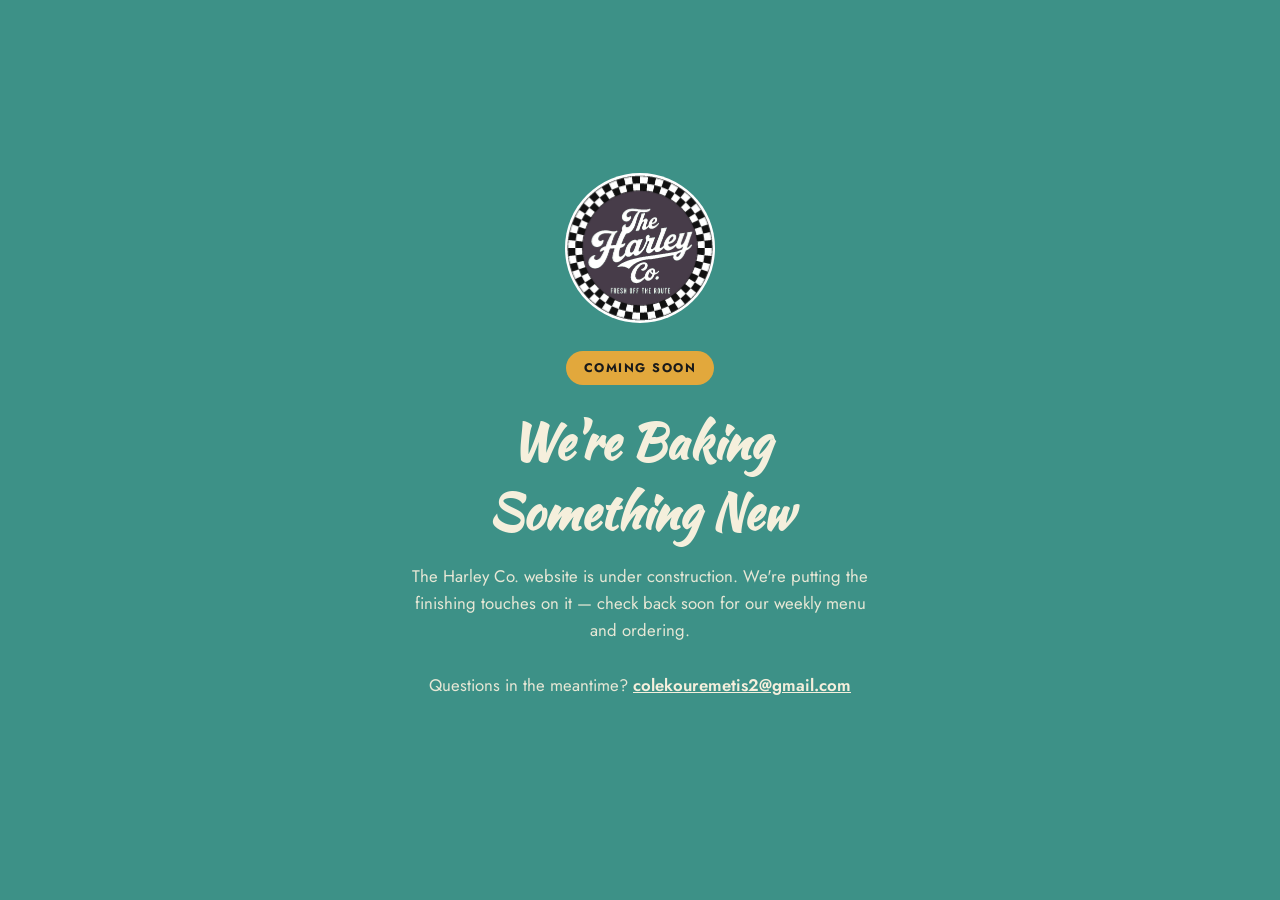
<file: index.html>
<!doctype html>
<html lang="en">
<head>
<meta charset="UTF-8">
<meta name="viewport" content="width=device-width, initial-scale=1.0">
<title>The Harley Co. | Coming Soon</title>
<meta name="description" content="The Harley Co. — Fresh Off The Route. Our site is coming soon.">
<link rel="icon" type="image/png" href="images/logo.png">

<link rel="preconnect" href="https://fonts.googleapis.com">
<link rel="preconnect" href="https://fonts.gstatic.com" crossorigin>
<link href="https://fonts.googleapis.com/css2?family=Kaushan+Script&family=Jost:wght@400;500;600;700;800&display=swap" rel="stylesheet">

<style>
  :root {
    --teal: #3d9187;
    --cream: #f5efdc;
    --ink: #1a1a1a;
    --mustard: #e2a83c;
  }
  * { box-sizing: border-box; }
  html, body {
    margin: 0;
    height: 100%;
  }
  body {
    font-family: 'Jost', 'Segoe UI', Arial, sans-serif;
    background: var(--teal);
    color: var(--cream);
    display: flex;
    align-items: center;
    justify-content: center;
    text-align: center;
    padding: 24px;
  }
  .wrap {
    max-width: 460px;
  }
  .badge {
    display: block;
    width: 150px;
    height: 150px;
    margin: 0 auto 28px;
    border-radius: 50%;
    overflow: hidden;
  }
  .logo-zoom {
    width: 100%;
    height: 100%;
    object-fit: cover;
    transform: scale(1.05);
  }
  h1 {
    font-family: 'Kaushan Script', 'Brush Script MT', cursive;
    font-size: clamp(2.2rem, 7vw, 3rem);
    margin: 0 0 16px;
  }
  p {
    font-size: 1.05rem;
    line-height: 1.6;
    color: rgba(245, 239, 220, 0.92);
    margin: 0 0 28px;
  }
  .pill {
    display: inline-block;
    background: var(--mustard);
    color: var(--ink);
    font-weight: 700;
    font-size: 0.78rem;
    letter-spacing: 1.5px;
    text-transform: uppercase;
    padding: 8px 18px;
    border-radius: 999px;
    margin-bottom: 22px;
  }
  a.email {
    color: var(--cream);
    font-weight: 600;
    text-decoration: underline;
  }
</style>
</head>
<body>
  <div class="wrap">
    <span class="badge"><img src="images/logo.png" alt="The Harley Co. logo" class="logo-zoom"></span>
    <span class="pill">Coming Soon</span>
    <h1>We're Baking Something New</h1>
    <p>
      The Harley Co. website is under construction. We're putting the finishing
      touches on it &mdash; check back soon for our weekly menu and ordering.
    </p>
    <p>
      Questions in the meantime? <a class="email" href="mailto:colekouremetis2@gmail.com">colekouremetis2@gmail.com</a>
    </p>
  </div>
</body>
</html>
</file>
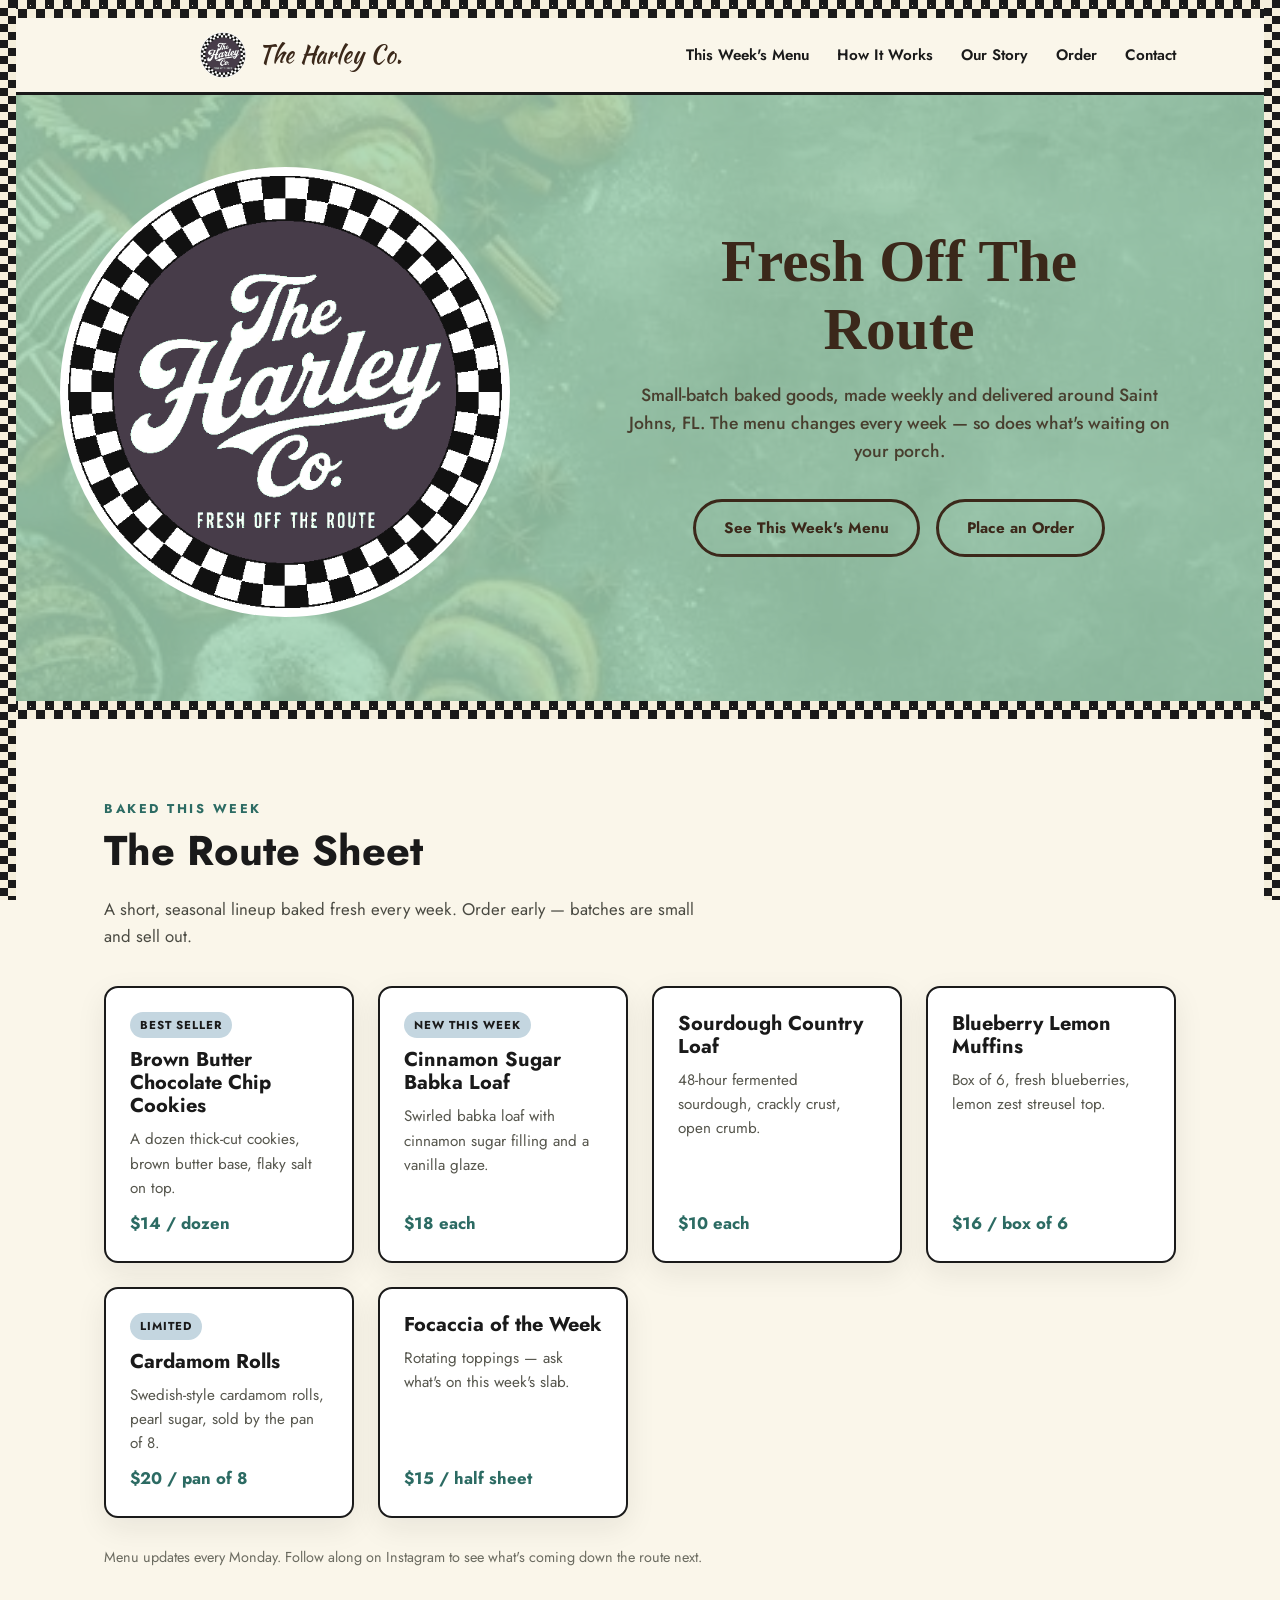
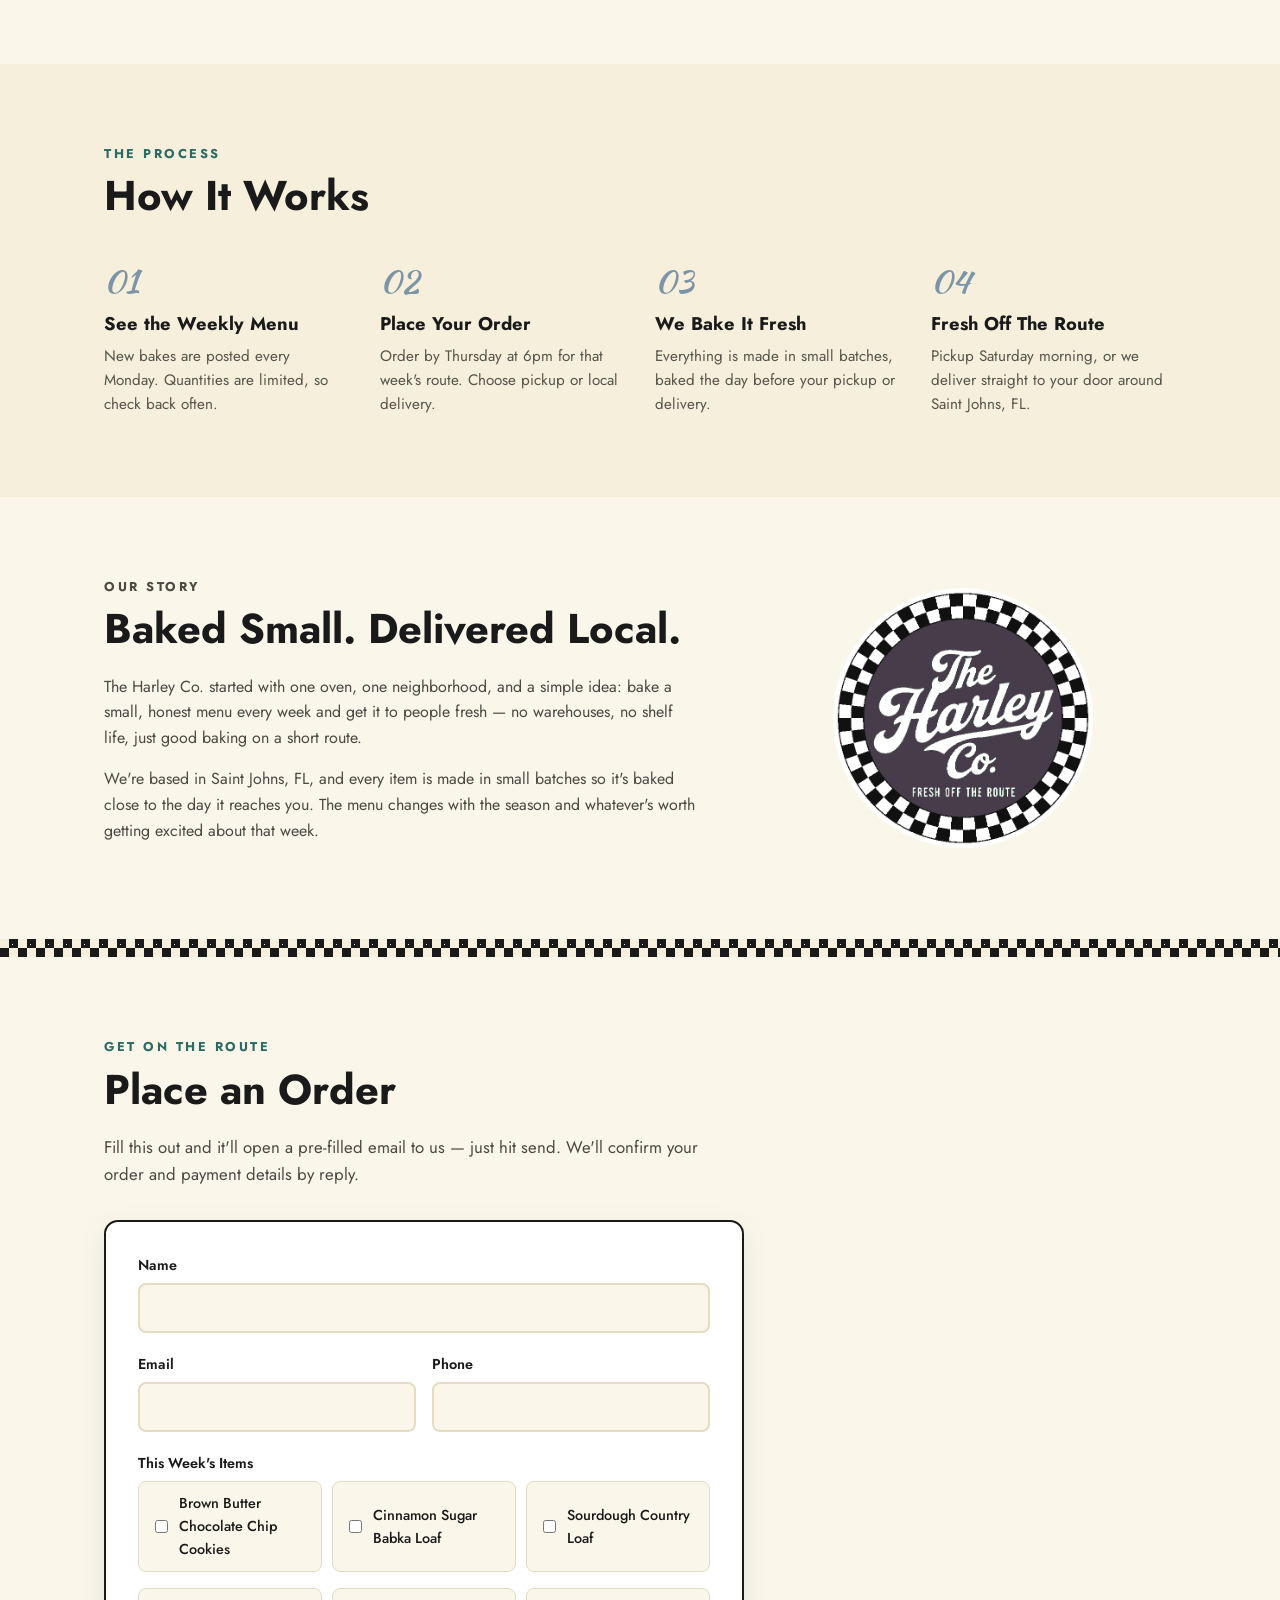
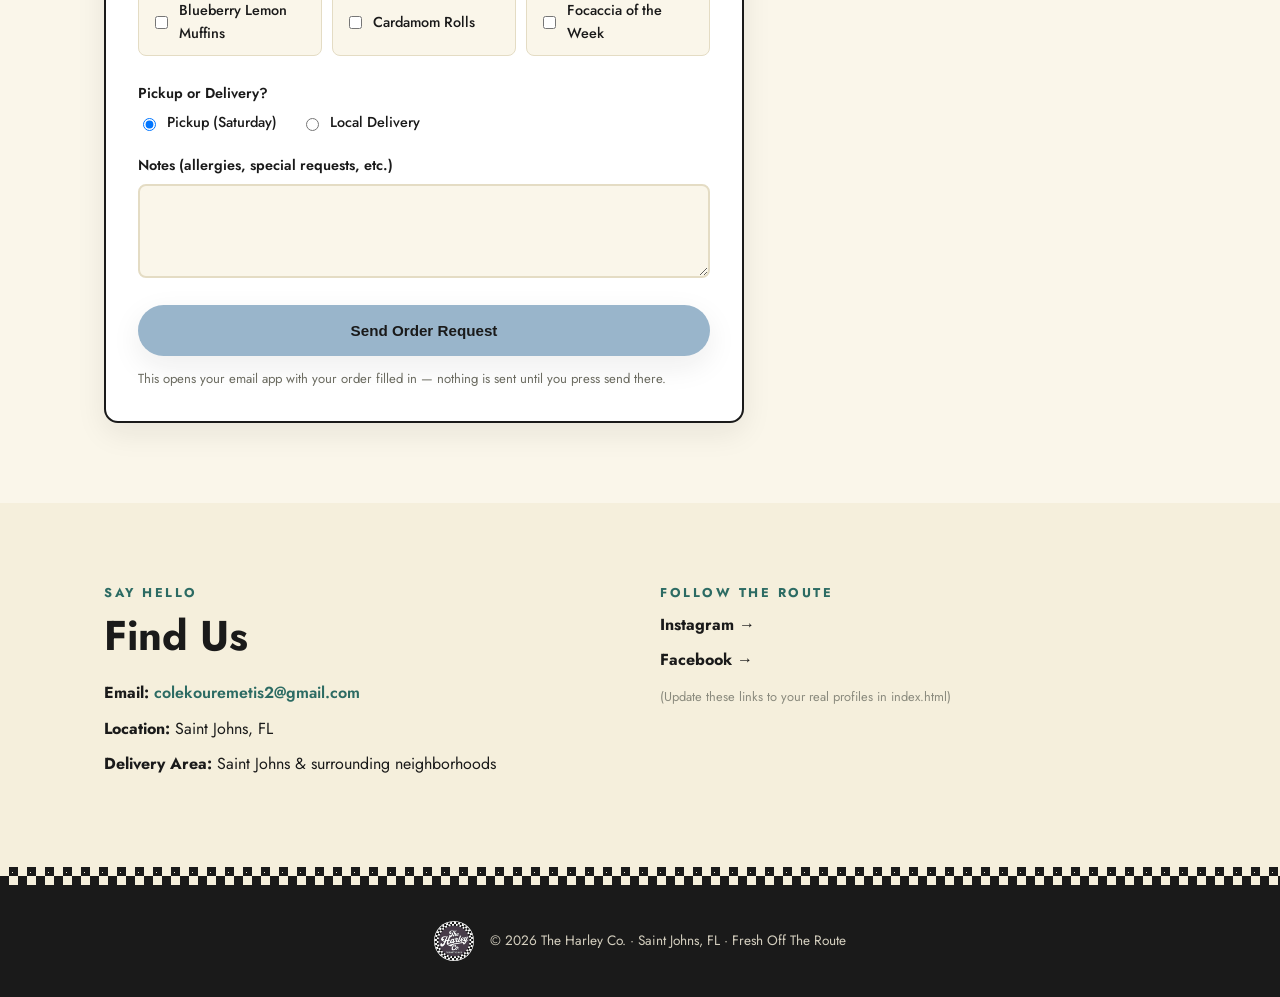
<file: site.html>
<!doctype html>
<html lang="en">
<head>
<meta charset="UTF-8">
<meta name="viewport" content="width=device-width, initial-scale=1.0">
<title>The Harley Co. | Fresh Off The Route — Saint Johns, FL</title>
<meta name="description" content="The Harley Co. bakes small-batch goods every week in Saint Johns, FL. See this week's menu and order for pickup or delivery.">
<link rel="icon" type="image/png" href="images/logo.png">

<link rel="preconnect" href="https://fonts.googleapis.com">
<link rel="preconnect" href="https://fonts.gstatic.com" crossorigin>
<link href="https://fonts.googleapis.com/css2?family=Kaushan+Script&family=Jost:wght@400;500;600;700;800&family=IM+Fell+English+SC&display=swap" rel="stylesheet">

<link rel="stylesheet" href="css/styles.css">
</head>
<body>

<div class="checker-strip" aria-hidden="true"></div>

<header class="site-header">
  <div class="wrap header-inner">
    <a href="#top" class="brand">
      <span class="brand-logo"><img src="images/logo.png" alt="The Harley Co. logo" class="logo-zoom"></span>
      <span class="brand-name">The Harley Co.</span>
    </a>

    <nav class="site-nav" id="site-nav">
      <a href="#menu">This Week's Menu</a>
      <a href="#how-it-works">How It Works</a>
      <a href="#about">Our Story</a>
      <a href="#order">Order</a>
      <a href="#contact">Contact</a>
    </nav>

    <button class="nav-toggle" id="nav-toggle" aria-label="Toggle menu" aria-expanded="false" aria-controls="site-nav">
      <span></span><span></span><span></span>
    </button>
  </div>
</header>

<main id="top">

  <!-- HERO -->
  <section class="hero">
    <div class="hero-inner">
      <span class="hero-badge"><img src="images/logo.png" alt="The Harley Co. badge" class="logo-zoom"></span>
      <div class="hero-text">
        <h1>Fresh Off The<br>Route</h1>
        <p class="hero-sub">
          Small-batch baked goods, made weekly and delivered around Saint Johns, FL.
          The menu changes every week &mdash; so does what's waiting on your porch.
        </p>
        <div class="hero-actions">
          <a href="#menu" class="btn btn-primary">See This Week's Menu</a>
          <a href="#order" class="btn btn-outline">Place an Order</a>
        </div>
      </div>
    </div>
  </section>

  <div class="checker-strip" aria-hidden="true"></div>

  <!-- THIS WEEK'S MENU -->
  <section id="menu" class="section">
    <div class="wrap">
      <p class="eyebrow">Baked This Week</p>
      <h2>The Route Sheet</h2>
      <p class="section-lede">
        A short, seasonal lineup baked fresh every week. Order early &mdash; batches are small and sell out.
      </p>

      <div class="menu-grid" id="menu-grid">
        <!-- populated by js/menu-data.js -->
      </div>

      <p class="menu-note">
        Menu updates every Monday. Follow along on Instagram to see what's coming down the route next.
      </p>
    </div>
  </section>

  <!-- HOW IT WORKS -->
  <section id="how-it-works" class="section section-alt">
    <div class="wrap">
      <p class="eyebrow">The Process</p>
      <h2>How It Works</h2>

      <div class="steps">
        <div class="step">
          <span class="step-num">01</span>
          <h3>See the Weekly Menu</h3>
          <p>New bakes are posted every Monday. Quantities are limited, so check back often.</p>
        </div>
        <div class="step">
          <span class="step-num">02</span>
          <h3>Place Your Order</h3>
          <p>Order by Thursday at 6pm for that week's route. Choose pickup or local delivery.</p>
        </div>
        <div class="step">
          <span class="step-num">03</span>
          <h3>We Bake It Fresh</h3>
          <p>Everything is made in small batches, baked the day before your pickup or delivery.</p>
        </div>
        <div class="step">
          <span class="step-num">04</span>
          <h3>Fresh Off The Route</h3>
          <p>Pickup Saturday morning, or we deliver straight to your door around Saint Johns, FL.</p>
        </div>
      </div>
    </div>
  </section>

  <!-- ABOUT -->
  <section id="about" class="section about">
    <div class="wrap about-inner">
      <div class="about-text">
        <p class="eyebrow">Our Story</p>
        <h2>Baked Small. Delivered Local.</h2>
        <p>
          The Harley Co. started with one oven, one neighborhood, and a simple idea:
          bake a small, honest menu every week and get it to people fresh &mdash; no
          warehouses, no shelf life, just good baking on a short route.
        </p>
        <p>
          We're based in Saint Johns, FL, and every item is made in small batches so
          it's baked close to the day it reaches you. The menu changes with the season
          and whatever's worth getting excited about that week.
        </p>
      </div>
      <div class="about-badge">
        <span class="about-badge-crop"><img src="images/logo.png" alt="The Harley Co. badge" class="logo-zoom"></span>
      </div>
    </div>
  </section>

  <div class="checker-strip" aria-hidden="true"></div>

  <!-- ORDER FORM -->
  <section id="order" class="section">
    <div class="wrap">
      <p class="eyebrow">Get On The Route</p>
      <h2>Place an Order</h2>
      <p class="section-lede">
        Fill this out and it'll open a pre-filled email to us &mdash; just hit send.
        We'll confirm your order and payment details by reply.
      </p>

      <form id="order-form" class="order-form">
        <div class="form-row">
          <label for="name">Name</label>
          <input type="text" id="name" name="name" required>
        </div>

        <div class="form-row two-col">
          <div>
            <label for="email">Email</label>
            <input type="email" id="email" name="email" required>
          </div>
          <div>
            <label for="phone">Phone</label>
            <input type="tel" id="phone" name="phone">
          </div>
        </div>

        <div class="form-row">
          <label>This Week's Items</label>
          <div class="checkbox-grid" id="order-items">
            <!-- populated by js/menu-data.js -->
          </div>
        </div>

        <div class="form-row">
          <label>Pickup or Delivery?</label>
          <div class="radio-row">
            <label class="radio-option"><input type="radio" name="fulfillment" value="Pickup" checked> Pickup (Saturday)</label>
            <label class="radio-option"><input type="radio" name="fulfillment" value="Delivery"> Local Delivery</label>
          </div>
        </div>

        <div class="form-row" id="address-row" hidden>
          <label for="address">Delivery Address</label>
          <input type="text" id="address" name="address" placeholder="Street, Saint Johns, FL">
        </div>

        <div class="form-row">
          <label for="notes">Notes (allergies, special requests, etc.)</label>
          <textarea id="notes" name="notes" rows="3"></textarea>
        </div>

        <button type="submit" class="btn btn-primary btn-wide">Send Order Request</button>
        <p class="form-note">This opens your email app with your order filled in &mdash; nothing is sent until you press send there.</p>
      </form>
    </div>
  </section>

  <!-- CONTACT / SOCIAL -->
  <section id="contact" class="section section-alt contact">
    <div class="wrap contact-inner">
      <div>
        <p class="eyebrow">Say Hello</p>
        <h2>Find Us</h2>
        <ul class="contact-list">
          <li><strong>Email:</strong> <a href="mailto:colekouremetis2@gmail.com">colekouremetis2@gmail.com</a></li>
          <li><strong>Location:</strong> Saint Johns, FL</li>
          <li><strong>Delivery Area:</strong> Saint Johns &amp; surrounding neighborhoods</li>
        </ul>
      </div>
      <div class="social-block">
        <p class="eyebrow">Follow The Route</p>
        <div class="social-links">
          <a href="https://instagram.com" target="_blank" rel="noopener noreferrer">Instagram &rarr;</a>
          <a href="https://facebook.com" target="_blank" rel="noopener noreferrer">Facebook &rarr;</a>
        </div>
        <p class="social-note">(Update these links to your real profiles in index.html)</p>
      </div>
    </div>
  </section>

</main>

<div class="checker-strip" aria-hidden="true"></div>

<footer class="site-footer">
  <div class="wrap footer-inner">
    <span class="footer-logo"><img src="images/logo.png" alt="The Harley Co. logo" class="logo-zoom"></span>
    <p>&copy; <span id="year"></span> The Harley Co. &middot; Saint Johns, FL &middot; Fresh Off The Route</p>
  </div>
</footer>

<script src="js/menu-data.js"></script>
<script src="js/main.js"></script>
</body>
</html>
</file>
<file: css/styles.css>
/* ---------- Design tokens ---------- */
:root {
  --teal: #a3d6b6;
  --teal-dark: #2c6b63;
  --cream: #f5efdc;
  --cream-soft: #faf6ea;
  --ink: #1a1a1a;
  --mustard: #99b5cb;
  --mustard-dark: #7d94a6;
  --line: #e4dcc4;

  --font-script: 'Kaushan Script', 'Brush Script MT', cursive;
  --font-body: 'Jost', 'Segoe UI', Arial, sans-serif;

  --radius: 14px;
  --shadow: 0 10px 30px rgba(26, 26, 26, 0.08);
}

* { box-sizing: border-box; }

html { scroll-behavior: smooth; }

body {
  margin: 0;
  font-family: var(--font-body);
  color: var(--ink);
  background: var(--cream-soft);
  line-height: 1.6;
}

img { max-width: 100%; display: block; }

.wrap {
  max-width: 1120px;
  margin: 0 auto;
  padding: 0 24px;
}

a { color: inherit; }

h1, h2, h3 { line-height: 1.15; margin: 0 0 0.5em; }

.eyebrow {
  font-weight: 700;
  letter-spacing: 2.5px;
  text-transform: uppercase;
  font-size: 0.8rem;
  color: var(--teal-dark);
  margin: 0 0 8px;
}

.section-lede {
  max-width: 620px;
  color: #4a4a42;
  font-size: 1.05rem;
}

/* ---------- Checker strip ---------- */
.checker-strip {
  height: 18px;
  background-image:
    linear-gradient(45deg, var(--ink) 25%, transparent 25%),
    linear-gradient(-45deg, var(--ink) 25%, transparent 25%),
    linear-gradient(45deg, transparent 75%, var(--ink) 75%),
    linear-gradient(-45deg, transparent 75%, var(--ink) 75%);
  background-size: 18px 18px;
  background-position: 0 0, 0 9px, 9px -9px, -9px 0px;
  background-color: var(--cream);
}

/* Checkered frame on the left & right edges of the whole page */
body::before,
body::after {
  content: "";
  position: fixed;
  top: 0;
  bottom: 0;
  width: 16px;
  z-index: 60;
  pointer-events: none;
  background-image:
    linear-gradient(45deg, var(--ink) 25%, transparent 25%),
    linear-gradient(-45deg, var(--ink) 25%, transparent 25%),
    linear-gradient(45deg, transparent 75%, var(--ink) 75%),
    linear-gradient(-45deg, transparent 75%, var(--ink) 75%);
  background-size: 16px 16px;
  background-position: 0 0, 0 8px, 8px -8px, -8px 0px;
  background-color: var(--cream);
}
body::before { left: 0; }
body::after { right: 0; }

@media (max-width: 520px) {
  body::before, body::after { display: none; }
}

/* ---------- Buttons ---------- */
.btn {
  display: inline-block;
  padding: 14px 28px;
  border-radius: 999px;
  font-weight: 700;
  font-size: 0.95rem;
  text-decoration: none;
  border: 3px solid transparent;
  cursor: pointer;
  transition: transform 0.15s ease, box-shadow 0.15s ease, background 0.15s ease;
}
.btn:hover { transform: translateY(-2px); }

.btn-primary {
  background: var(--mustard);
  color: var(--ink);
  box-shadow: var(--shadow);
}
.btn-primary:hover { background: var(--mustard-dark); }

.btn-outline {
  background: transparent;
  border-color: #3b281a;
  color: #3b281a;
}
.btn-outline:hover { background: rgba(59, 40, 26, 0.08); }

.hero-actions .btn-primary {
  background: transparent;
  border-color: #3b281a;
  color: #3b281a;
  box-shadow: none;
}
.hero-actions .btn-primary:hover { background: rgba(59, 40, 26, 0.08); }

.btn-wide { width: 100%; text-align: center; }

/* ---------- Header ---------- */
.site-header {
  position: sticky;
  top: 0;
  z-index: 50;
  background: var(--cream-soft);
  border-bottom: 3px solid var(--ink);
}

.header-inner {
  display: flex;
  align-items: center;
  justify-content: space-between;
  padding-top: 14px;
  padding-bottom: 14px;
}

.brand {
  display: flex;
  align-items: center;
  gap: 12px;
  text-decoration: none;
  color: var(--ink);
  margin-left: 96px;
}

.brand-logo {
  display: inline-block;
  width: 46px;
  height: 46px;
  border-radius: 50%;
  overflow: hidden;
}

.logo-zoom {
  width: 100%;
  height: 100%;
  object-fit: cover;
  transform: scale(1.05);
}

.brand-name {
  font-family: var(--font-script);
  font-size: 1.5rem;
  color: #3b281a;
}

.site-nav {
  display: flex;
  gap: 28px;
}

.site-nav a {
  text-decoration: none;
  font-weight: 600;
  font-size: 0.95rem;
  color: var(--ink);
  position: relative;
}
.site-nav a:hover { color: var(--teal-dark); }

.nav-toggle {
  display: none;
  flex-direction: column;
  justify-content: center;
  gap: 5px;
  width: 40px;
  height: 40px;
  background: none;
  border: none;
  cursor: pointer;
}
.nav-toggle span {
  display: block;
  height: 3px;
  border-radius: 2px;
  background: var(--ink);
}

/* ---------- Hero ---------- */
.hero {
  position: relative;
  overflow: hidden;
  background: var(--teal);
  color: var(--cream);
  padding: 72px 0 84px;
}

.hero::before {
  content: "";
  position: absolute;
  inset: 0;
  background-image: url("../images/hero-bg.jpg");
  background-repeat: no-repeat;
  background-size: cover;
  background-position: center;
  opacity: 0.16;
  pointer-events: none;
  z-index: 0;
}

.hero-inner {
  position: relative;
  z-index: 1;
  max-width: 1400px;
  margin: 0 auto;
  padding: 0 24px 0 12px;
  display: flex;
  align-items: center;
  justify-content: flex-start;
  gap: 32px;
}

.hero-badge {
  display: block;
  width: 450px;
  height: 450px;
  max-width: 42vw;
  flex-shrink: 0;
  margin-left: 48px;
  border-radius: 50%;
  overflow: hidden;
}

.hero-text {
  flex: 1;
  text-align: center;
}

.hero h1 {
  font-family: 'IM Fell English SC', serif;
  font-size: clamp(2.3rem, 5.2vw, 3.7rem);
  color: #3b281a;
  margin-bottom: 18px;
}

.hero-sub {
  max-width: 560px;
  margin: 0 auto 34px;
  font-size: 1.1rem;
  font-weight: 500;
  color: rgba(59, 40, 26, 0.85);
}

.hero-actions {
  display: flex;
  gap: 16px;
  justify-content: center;
  flex-wrap: wrap;
}

/* ---------- Sections ---------- */
.section {
  padding: 80px 0;
}

.section-alt {
  background: var(--cream);
}

.section h2 {
  font-size: clamp(1.9rem, 3.5vw, 2.6rem);
}

/* ---------- Menu grid ---------- */
.menu-grid {
  display: grid;
  grid-template-columns: repeat(auto-fit, minmax(240px, 1fr));
  gap: 24px;
  margin-top: 36px;
}

.menu-card {
  background: #fff;
  border: 2px solid var(--ink);
  border-radius: var(--radius);
  padding: 24px;
  box-shadow: var(--shadow);
  display: flex;
  flex-direction: column;
  gap: 10px;
}

.menu-card .tag {
  align-self: flex-start;
  background: #c4d6e0;
  color: var(--ink);
  font-size: 0.72rem;
  font-weight: 700;
  letter-spacing: 1px;
  text-transform: uppercase;
  padding: 4px 10px;
  border-radius: 999px;
}

.menu-card h3 {
  font-size: 1.25rem;
  margin: 0;
}

.menu-card p {
  margin: 0;
  color: #55554c;
  font-size: 0.95rem;
  flex-grow: 1;
}

.menu-card .price {
  font-weight: 700;
  color: var(--teal-dark);
  font-size: 1.05rem;
}

.menu-note {
  margin-top: 28px;
  font-size: 0.9rem;
  color: #6b6b60;
}

/* ---------- Steps ---------- */
.steps {
  display: grid;
  grid-template-columns: repeat(auto-fit, minmax(220px, 1fr));
  gap: 30px;
  margin-top: 36px;
}

.step-num {
  font-family: var(--font-script);
  font-size: 2rem;
  color: var(--mustard-dark);
}

.step h3 { margin-top: 6px; font-size: 1.15rem; }
.step p { color: #55554c; margin: 0; font-size: 0.95rem; }

/* ---------- About ---------- */
.about-inner {
  display: grid;
  grid-template-columns: 1.4fr 1fr;
  gap: 48px;
  align-items: center;
}

.about-text p { color: #4a4a42; }

.about-badge-crop {
  display: block;
  width: 260px;
  max-width: 100%;
  aspect-ratio: 1 / 1;
  margin: 0 auto;
  border-radius: 50%;
  overflow: hidden;
}

/* ---------- Order form ---------- */
.order-form {
  margin-top: 32px;
  max-width: 640px;
  background: #fff;
  border: 2px solid var(--ink);
  border-radius: var(--radius);
  padding: 32px;
  box-shadow: var(--shadow);
}

.form-row { margin-bottom: 20px; }

.form-row.two-col {
  display: grid;
  grid-template-columns: 1fr 1fr;
  gap: 16px;
}

label {
  display: block;
  font-weight: 600;
  font-size: 0.9rem;
  margin-bottom: 6px;
}

input[type="text"],
input[type="email"],
input[type="tel"],
textarea {
  width: 100%;
  padding: 12px 14px;
  border: 2px solid var(--line);
  border-radius: 8px;
  font-family: inherit;
  font-size: 0.95rem;
  background: var(--cream-soft);
}

input:focus, textarea:focus {
  outline: none;
  border-color: var(--teal);
}

.checkbox-grid {
  display: grid;
  grid-template-columns: repeat(auto-fit, minmax(180px, 1fr));
  gap: 10px;
}

.checkbox-option {
  display: flex;
  align-items: center;
  gap: 8px;
  font-weight: 500;
  font-size: 0.9rem;
  background: var(--cream-soft);
  border: 1px solid var(--line);
  border-radius: 8px;
  padding: 10px 12px;
}

.radio-row {
  display: flex;
  gap: 24px;
  flex-wrap: wrap;
}

.radio-option {
  display: flex;
  align-items: center;
  gap: 8px;
  font-weight: 500;
  margin: 0;
}

.form-note {
  font-size: 0.82rem;
  color: #6b6b60;
  margin-top: 12px;
  margin-bottom: 0;
}

/* ---------- Contact ---------- */
.contact-inner {
  display: grid;
  grid-template-columns: 1fr 1fr;
  gap: 40px;
}

.contact-list {
  list-style: none;
  padding: 0;
  margin: 0;
}
.contact-list li { margin-bottom: 10px; }
.contact-list a { color: var(--teal-dark); font-weight: 600; text-decoration: none; }

.social-links {
  display: flex;
  flex-direction: column;
  gap: 10px;
  margin-top: 6px;
}
.social-links a {
  font-weight: 700;
  text-decoration: none;
  color: var(--ink);
}
.social-links a:hover { color: var(--teal-dark); }

.social-note {
  font-size: 0.8rem;
  color: #8a8a7d;
  margin-top: 14px;
}

/* ---------- Footer ---------- */
.site-footer {
  background: var(--ink);
  color: var(--cream);
  padding: 36px 0;
}

.footer-inner {
  display: flex;
  align-items: center;
  gap: 16px;
  justify-content: center;
  flex-wrap: wrap;
  text-align: center;
}

.footer-logo {
  display: inline-block;
  width: 40px;
  height: 40px;
  border-radius: 50%;
  overflow: hidden;
}

.footer-inner p {
  margin: 0;
  font-size: 0.85rem;
  color: rgba(245, 239, 220, 0.85);
}

/* ---------- Responsive ---------- */
@media (max-width: 860px) {
  .about-inner { grid-template-columns: 1fr; }
  .about-badge { order: -1; }
  .contact-inner { grid-template-columns: 1fr; }
  .hero-inner { flex-direction: column; justify-content: center; }
  .hero-badge { width: 220px; height: 220px; max-width: 60vw; margin-left: 0; }
  .brand { margin-left: 0; }
}

@media (max-width: 720px) {
  .site-nav {
    position: absolute;
    top: 100%;
    left: 0;
    right: 0;
    background: var(--cream-soft);
    flex-direction: column;
    gap: 0;
    border-bottom: 3px solid var(--ink);
    max-height: 0;
    overflow: hidden;
    transition: max-height 0.25s ease;
  }
  .site-nav.open { max-height: 400px; }
  .site-nav a {
    padding: 16px 24px;
    border-top: 1px solid var(--line);
  }
  .nav-toggle { display: flex; }
  .form-row.two-col { grid-template-columns: 1fr; }
}
</file>
